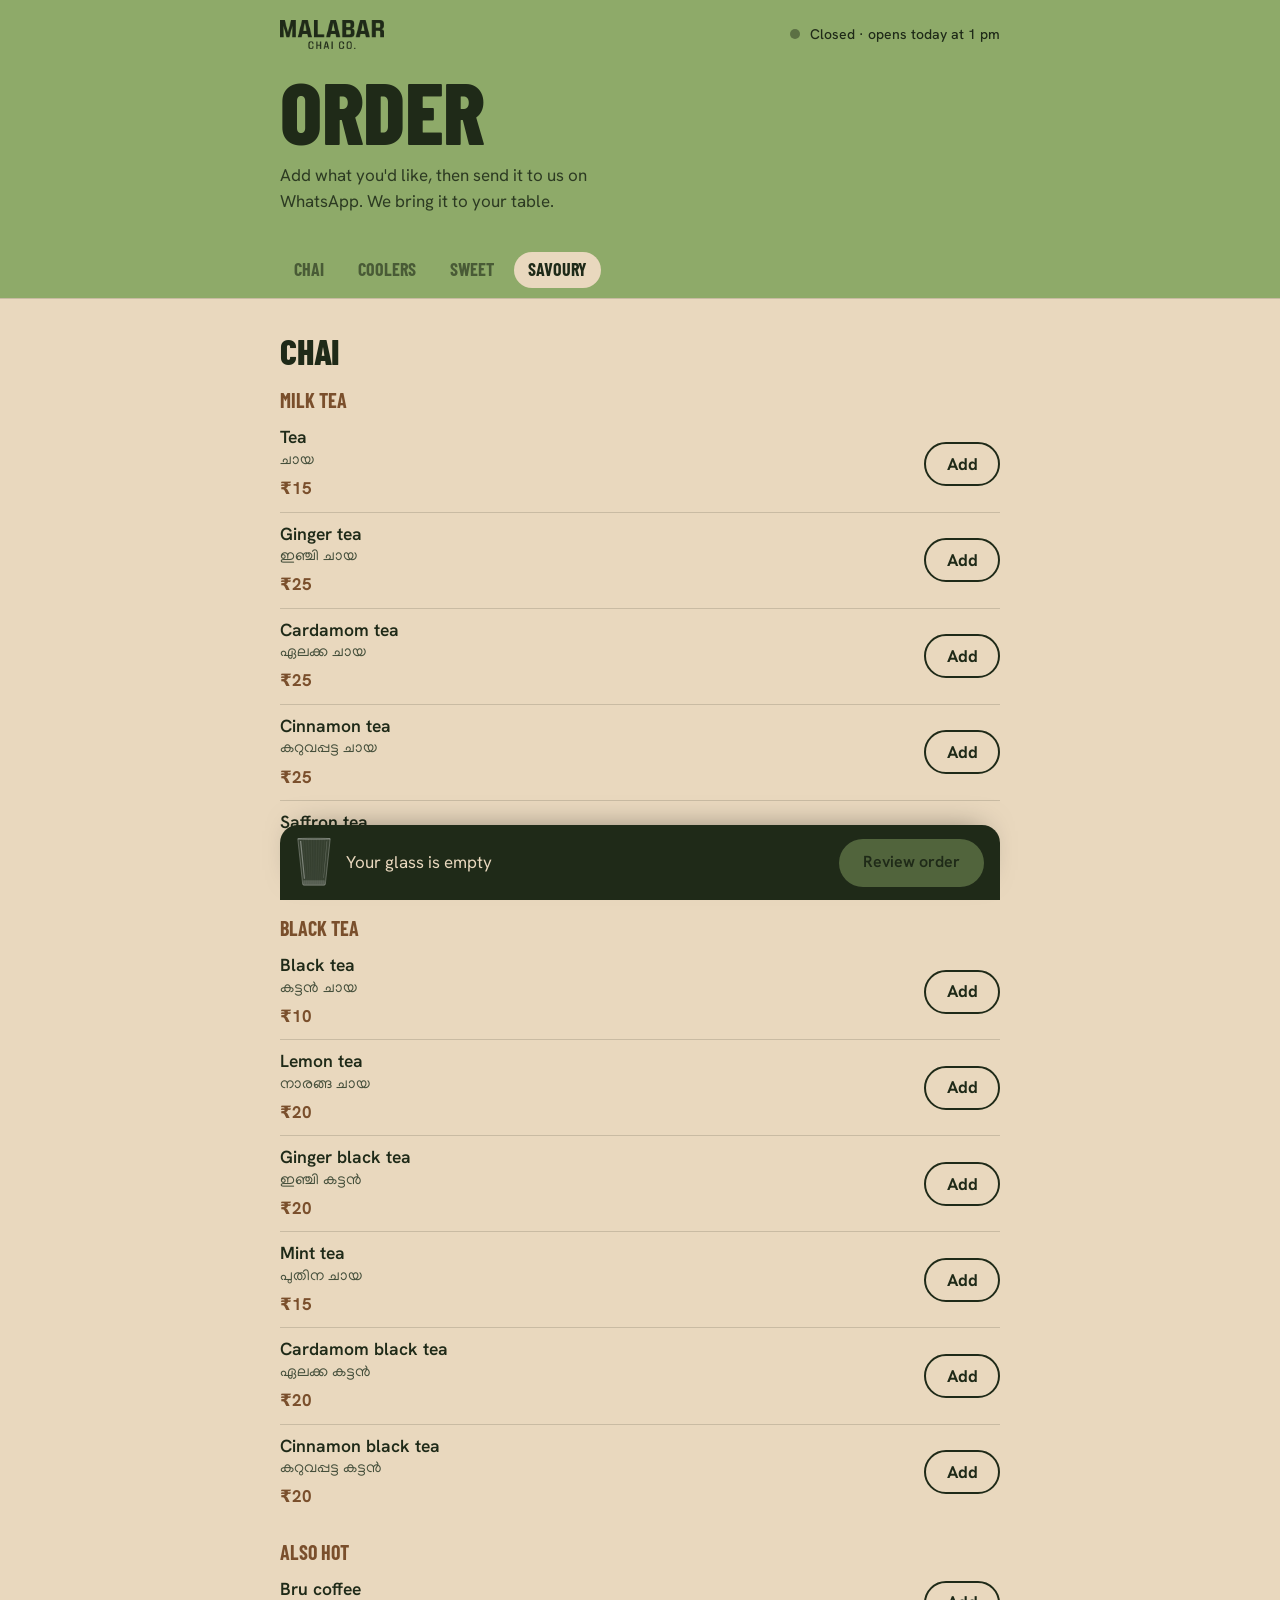
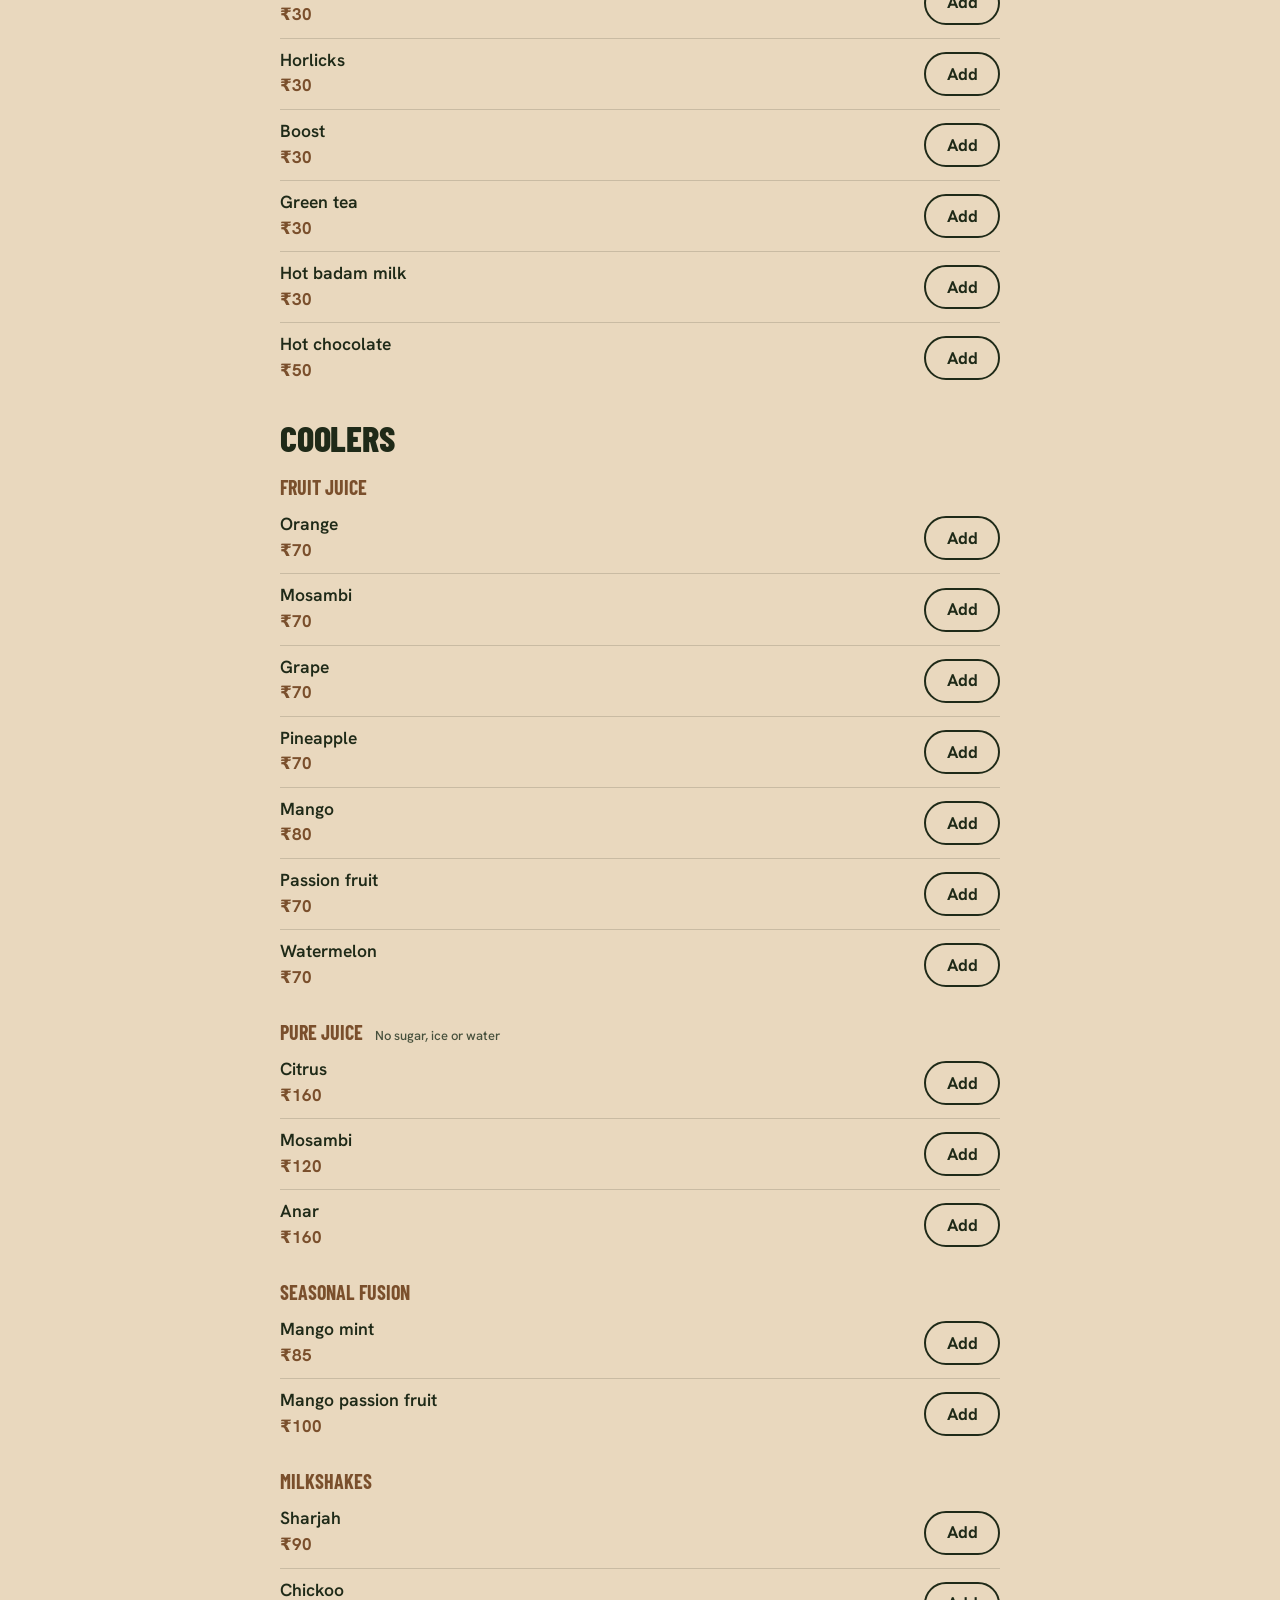
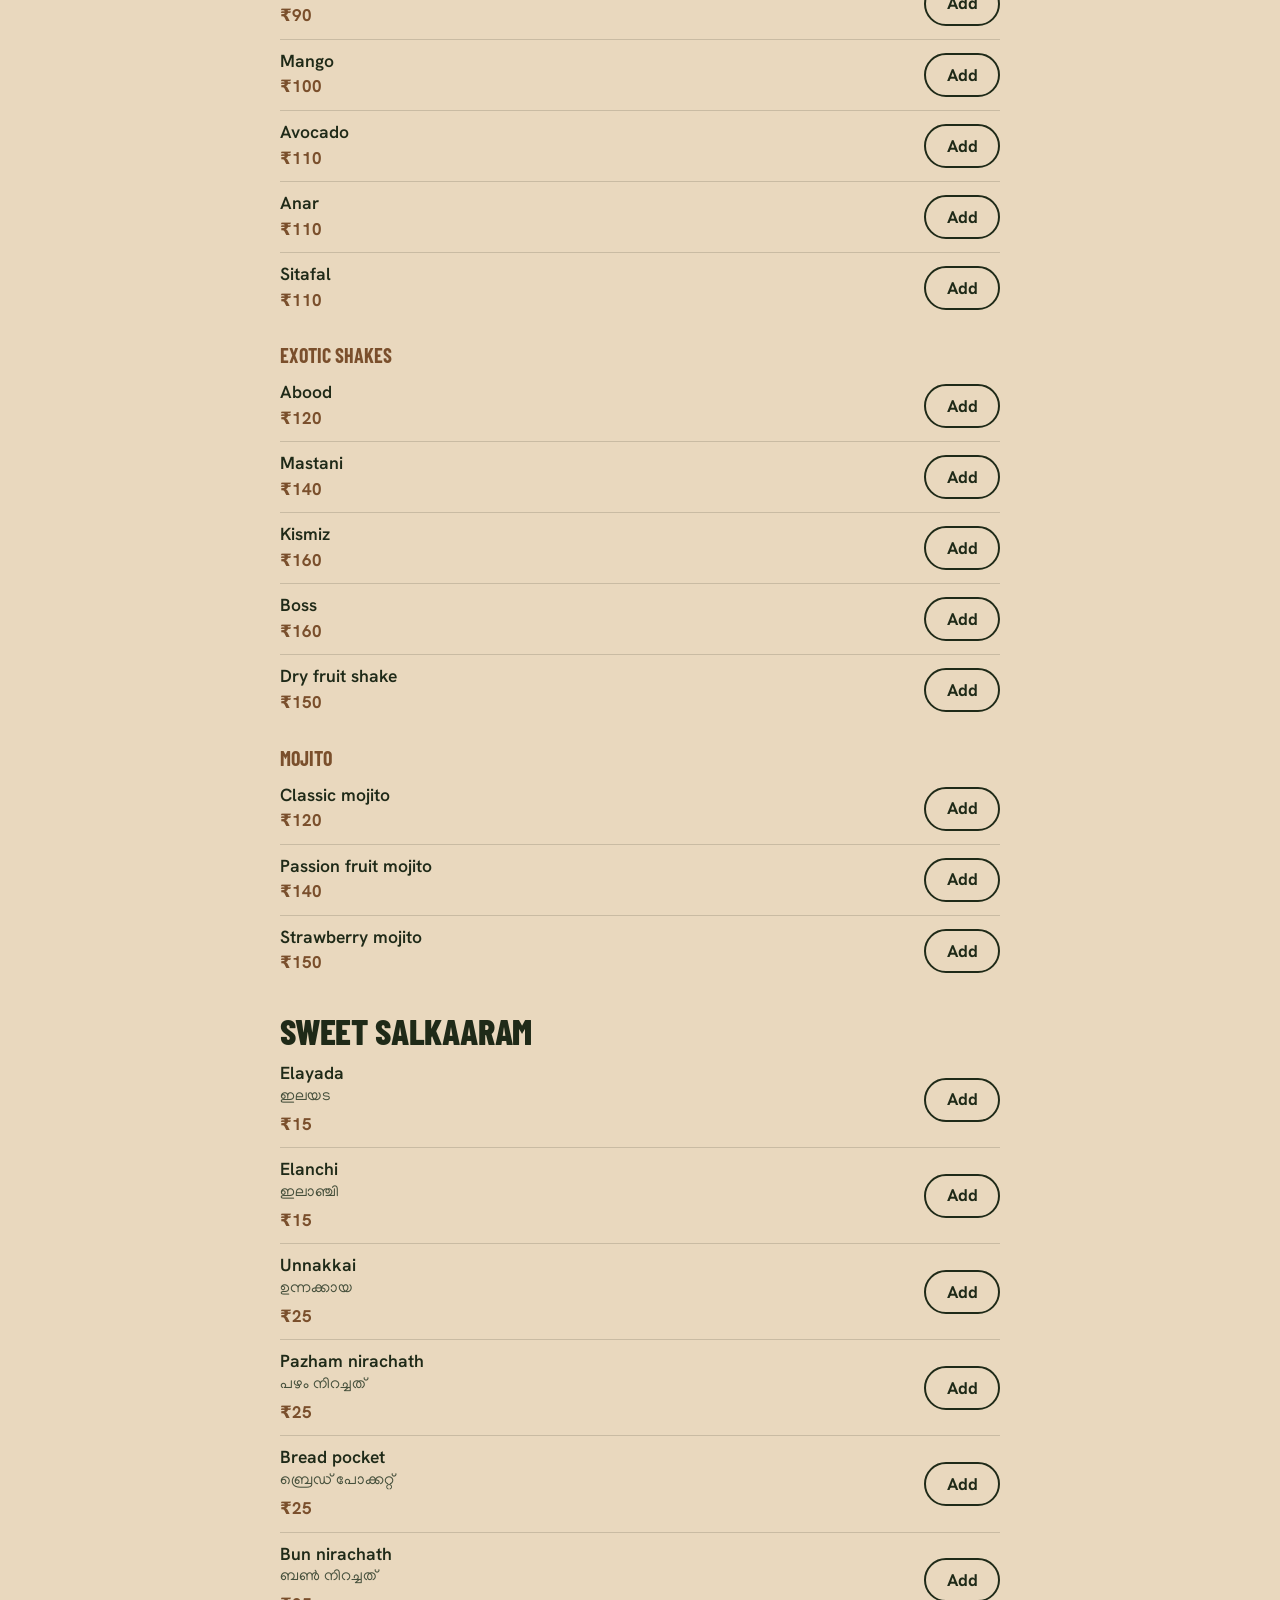
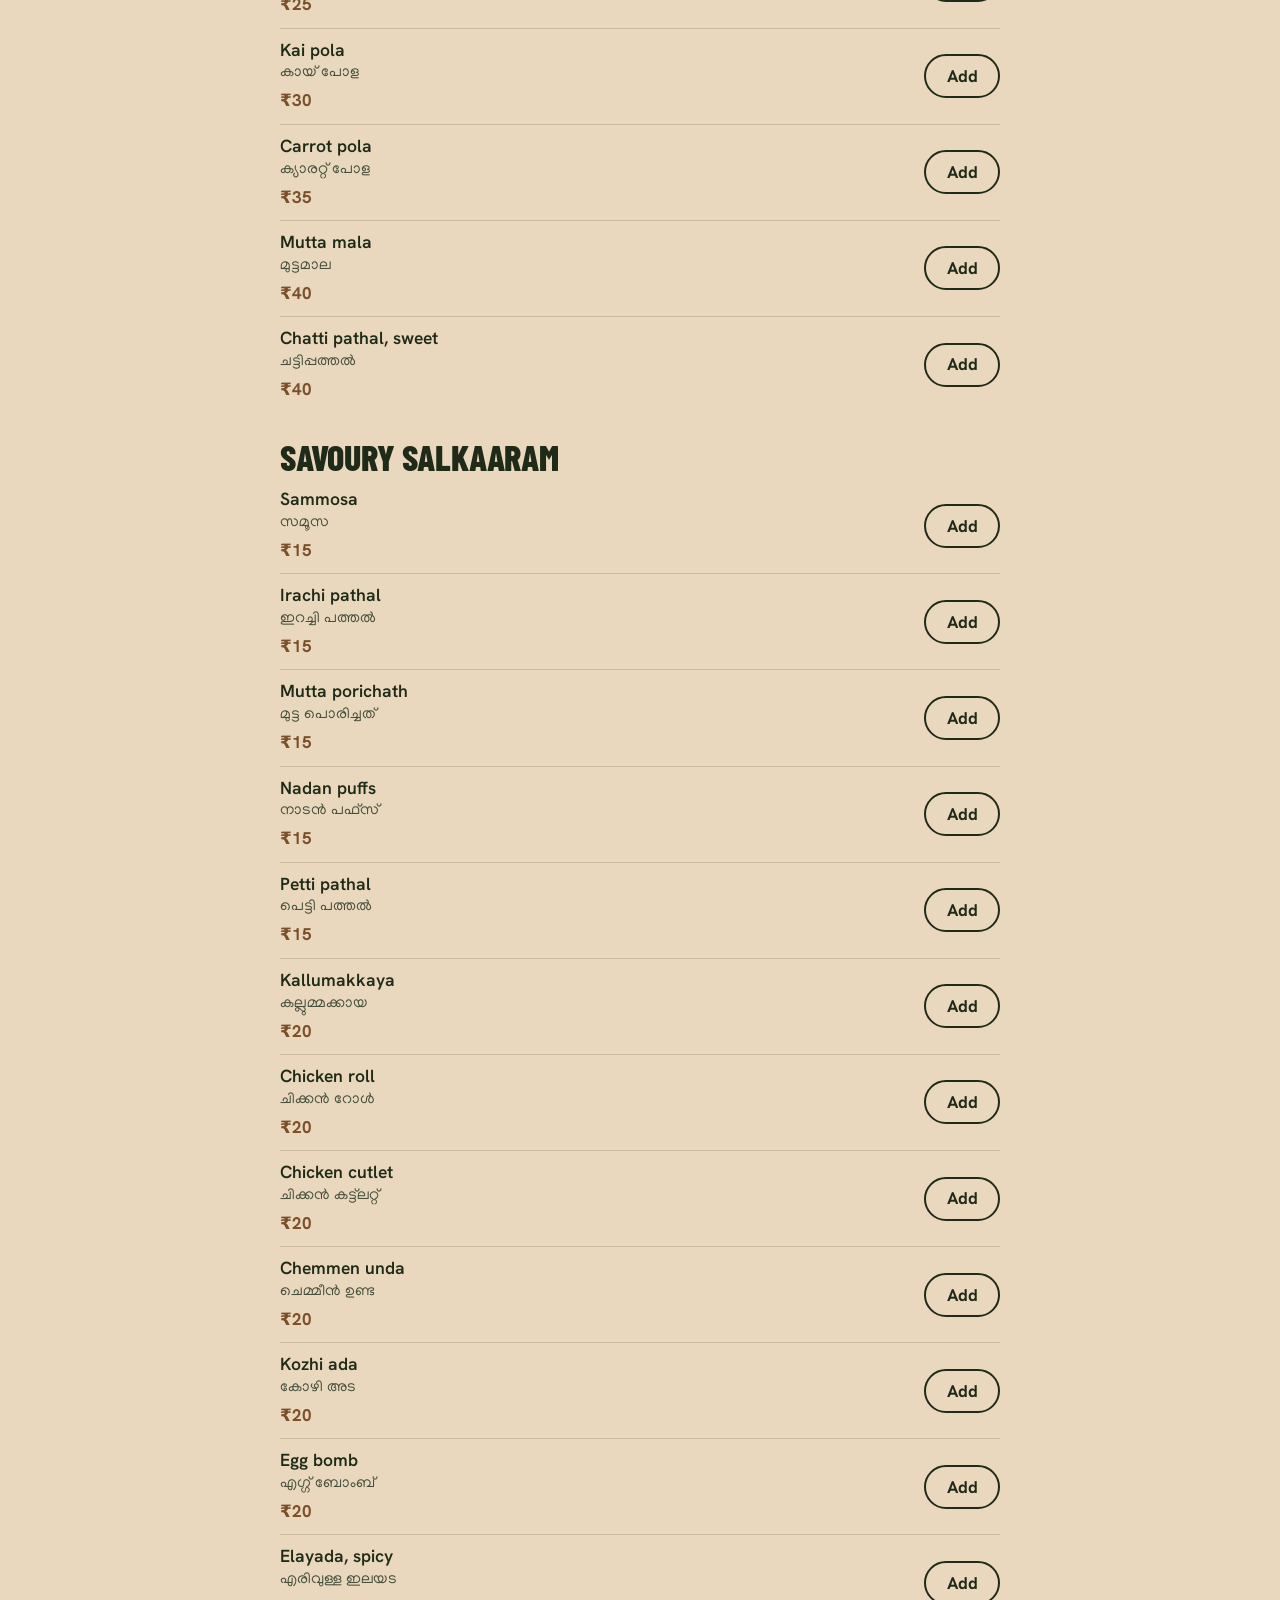
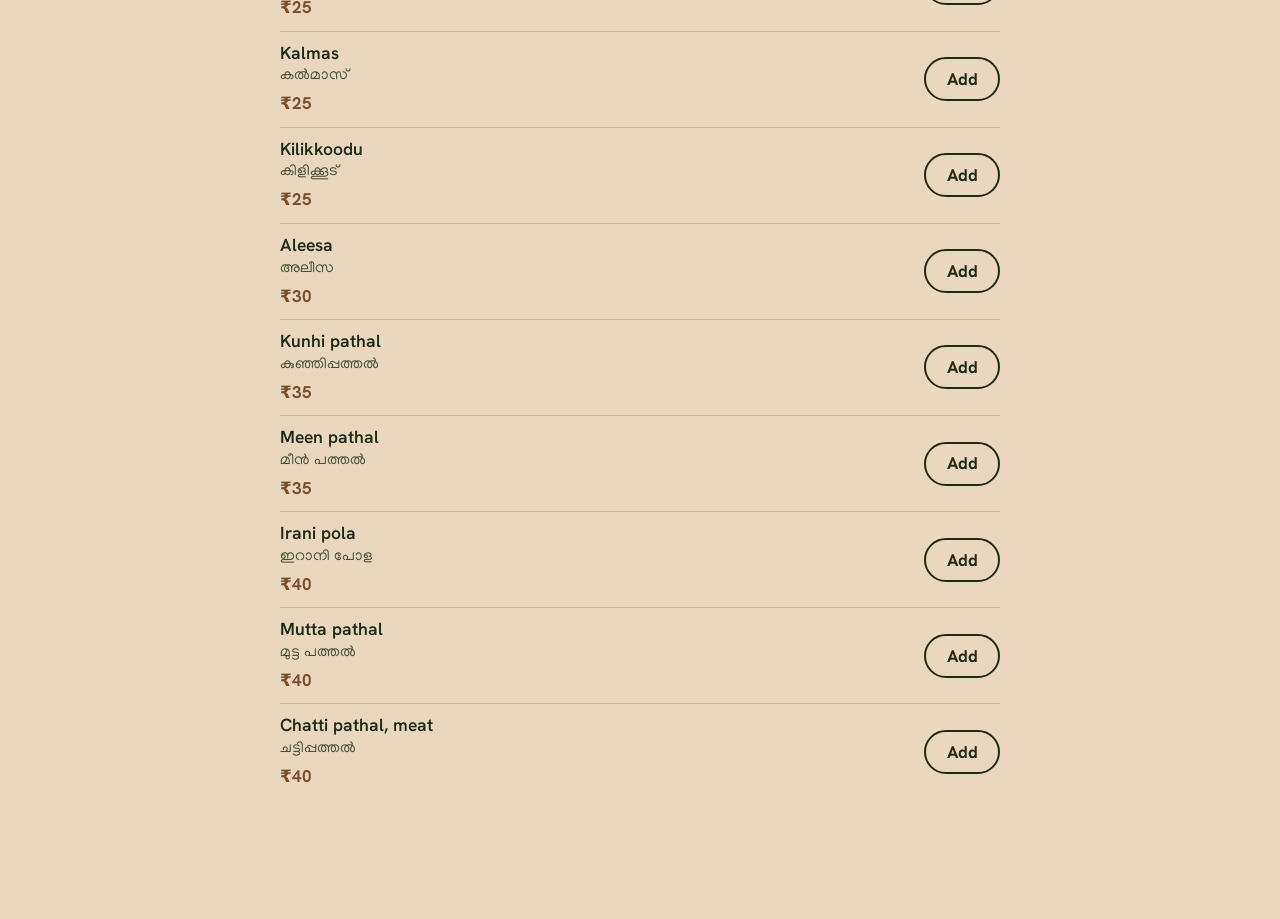
<file: order/index.html>
<!doctype html>
<html lang="en">
<head>
  <meta charset="utf-8">
  <meta name="viewport" content="width=device-width, initial-scale=1, viewport-fit=cover">
  <title>Order at your table · Malabar Chai Co.</title>
  <meta name="description" content="Order chai and Malabar snacks from your table at Malabar Chai Co., Vadakara. Sent straight to us on WhatsApp.">
  <meta name="robots" content="noindex">
  <meta name="theme-color" content="#8EAA69" media="(prefers-color-scheme: light)">
  <meta name="theme-color" content="#2A1B10" media="(prefers-color-scheme: dark)">
  <link rel="icon" href="../favicon.ico" sizes="any">
  <link rel="preconnect" href="https://fonts.googleapis.com">
  <link rel="preconnect" href="https://fonts.gstatic.com" crossorigin>
  <link rel="stylesheet" href="https://fonts.googleapis.com/css2?family=Barlow+Condensed:wght@700;800&family=Hanken+Grotesk:wght@400;500;600;700&family=Manjari:wght@400;700&display=swap">
  <link rel="stylesheet" href="../styles.css">
  <link rel="stylesheet" href="order.css">
  <script type="module" src="order.js"></script>
</head>
<body class="order-page">
  <header class="o-head">
    <div class="o-head-row">
      <a class="top-logo" href="../"><span class="visually-hidden">Malabar Chai Co. home</span></a>
      <p class="status" data-status><span class="status-dot"></span><span class="status-text">&nbsp;</span></p>
    </div>
    <h1 class="o-table" data-table>Order</h1>
    <p class="o-lede">Add what you'd like, then send it to us on WhatsApp. We bring it to your table.</p>
  </header>

  <nav class="o-tabs" aria-label="Menu categories"><ul data-tabs></ul></nav>

  <main class="o-list" data-list></main>

  <div class="o-bar" data-bar>
    <span class="o-bar-glass" data-glass="bar" aria-hidden="true"></span>
    <span class="o-bar-sum" data-bar-sum aria-live="polite">Your glass is empty</span>
    <button class="btn btn-primary" type="button" data-review disabled>Review order</button>
  </div>

  <dialog class="sheet" id="cart" aria-labelledby="cart-title">
    <div class="sheet-head">
      <span class="sheet-grip" aria-hidden="true"></span>
      <h2 id="cart-title">Your order</h2>
      <button class="sheet-close" type="button" data-close aria-label="Close">
        <svg viewBox="0 0 24 24" aria-hidden="true"><use href="#i-x"/></svg>
      </button>
    </div>
    <div class="sheet-body">
      <p class="o-closed" data-closed hidden></p>
      <ul class="o-cart" data-cart></ul>
      <label class="o-note">
        <span>Anything we should know?</span>
        <textarea data-note rows="2" maxlength="300" placeholder="Less sugar, no onion, bring it together…"></textarea>
      </label>
      <p class="o-total"><span>Total</span><span data-total>₹0</span></p>
    </div>
    <div class="sheet-foot">
      <a class="btn btn-primary btn-block" data-send href="#" target="_blank" rel="noopener">
        <svg viewBox="0 0 24 24" aria-hidden="true"><use href="#i-wa"/></svg>Send order on WhatsApp
      </a>
      <p class="o-send-note">WhatsApp opens with your order filled in. Press send there.</p>
    </div>
  </dialog>

  <svg width="0" height="0" style="position:absolute" aria-hidden="true">
    <symbol id="i-wa" viewBox="0 0 24 24"><path fill="currentColor" d="M12 2a10 10 0 0 0-8.6 15.1L2 22l5-1.3A10 10 0 1 0 12 2Zm0 18.2a8.2 8.2 0 0 1-4.2-1.2l-.3-.2-3 .8.8-2.9-.2-.3A8.2 8.2 0 1 1 12 20.2Zm4.5-6.1c-.2-.1-1.5-.7-1.7-.8-.2-.1-.4-.1-.6.1l-.8 1c-.1.2-.3.2-.5.1a6.7 6.7 0 0 1-3.3-2.9c-.3-.4.2-.4.7-1.3.1-.2 0-.3 0-.4l-.8-1.8c-.2-.5-.4-.4-.6-.4h-.5a1 1 0 0 0-.7.3 3 3 0 0 0-.9 2.2 5.2 5.2 0 0 0 1.1 2.7 11.8 11.8 0 0 0 4.5 4c1.7.7 2.3.8 3.2.6.5-.1 1.5-.6 1.7-1.2.2-.6.2-1.1.1-1.2l-.4-.3Z"/></symbol>
    <symbol id="i-x" viewBox="0 0 24 24"><path fill="none" stroke="currentColor" stroke-width="2" stroke-linecap="round" d="M6 6l12 12M18 6 6 18"/></symbol>
    <symbol id="i-minus" viewBox="0 0 24 24"><path fill="none" stroke="currentColor" stroke-width="2.2" stroke-linecap="round" d="M6 12h12"/></symbol>
    <symbol id="i-plus" viewBox="0 0 24 24"><path fill="none" stroke="currentColor" stroke-width="2.2" stroke-linecap="round" d="M6 12h12M12 6v12"/></symbol>
  </svg>
</body>
</html>
</file>
<file: styles.css>
/* Malabar Chai Co. — "the glass is the guide".
   Tokens from MALABAR-CHAI-PLAN.md section 1. */

:root {
  --sage: #8EAA69;
  --leaf: #1F2A18;
  --chai: #9C6B42;
  --froth: #E9D8BE;
  --roast: #2A1B10;
  --laterite: #A0432A;

  /* derived, for text that must pass contrast */
  --chai-ink: #7A4F2C;       /* chai as small text on froth, 5:1 */
  --leaf-soft: #46503C;      /* secondary text on froth and sage */
  --froth-soft: #CDBFA6;     /* secondary text on roast */
  --roast-2: #3A281A;        /* raised surface in dark mode */
  --leaf-deep: #172012;      /* the pull section */

  --display: "Barlow Condensed", "Arial Narrow", sans-serif;
  --body: "Hanken Grotesk", system-ui, sans-serif;
  --ml: "Manjari", "Noto Sans Malayalam", sans-serif;

  --gutter: clamp(16px, 4.5vw, 72px);
  --radius: 14px;
  --ease: cubic-bezier(.2, .7, .2, 1);

  /* page-level semantic roles, swapped in dark mode */
  --page-bg: var(--froth);
  --hero-bg: var(--sage);
  --hero-fg: var(--leaf);
  --hero-soft: #2C3A22;
  --panel-bg: var(--froth);
  --panel-fg: var(--leaf);
  --panel-soft: var(--leaf-soft);
  --price: var(--chai-ink);
  --rule: rgba(31, 42, 24, .16);
  --btn-bg: var(--leaf);
  --btn-fg: var(--froth);
  --btn2-bg: var(--froth);
  --btn2-fg: var(--leaf);
  --glass-line: rgba(255, 255, 255, .62);
  --glass-fill: rgba(255, 255, 255, .10);
  --visit-bg: var(--roast);

  color-scheme: light;
}

@media (prefers-color-scheme: dark) {
  :root:not([data-theme="light"]) {
    --page-bg: var(--roast);
    --hero-bg: var(--roast);
    --hero-fg: var(--froth);
    --hero-soft: var(--froth-soft);
    --panel-bg: var(--roast-2);
    --panel-fg: var(--froth);
    --panel-soft: var(--froth-soft);
    --price: #D9AE80;
    --rule: rgba(233, 216, 190, .14);
    --btn-bg: var(--sage);
    --btn-fg: var(--leaf);
    --btn2-bg: transparent;
    --btn2-fg: var(--froth);
    --glass-line: rgba(255, 255, 255, .5);
    --glass-fill: rgba(255, 255, 255, .06);
    --visit-bg: #1C1209;
    color-scheme: dark;
  }
}
:root[data-theme="dark"] {
  --page-bg: var(--roast);
  --hero-bg: var(--roast);
  --hero-fg: var(--froth);
  --hero-soft: var(--froth-soft);
  --panel-bg: var(--roast-2);
  --panel-fg: var(--froth);
  --panel-soft: var(--froth-soft);
  --price: #D9AE80;
  --rule: rgba(233, 216, 190, .14);
  --btn-bg: var(--sage);
  --btn-fg: var(--leaf);
  --btn2-bg: transparent;
  --btn2-fg: var(--froth);
  --glass-line: rgba(255, 255, 255, .5);
  --glass-fill: rgba(255, 255, 255, .06);
  --visit-bg: #1C1209;
  color-scheme: dark;
}

/* ---------- base ---------- */

*, *::before, *::after { box-sizing: border-box; }
html { -webkit-text-size-adjust: 100%; scroll-behavior: smooth; }
@media (prefers-reduced-motion: reduce) { html { scroll-behavior: auto; } }
body {
  margin: 0;
  background: var(--page-bg);
  color: var(--panel-fg);
  font: 400 1.0625rem/1.55 var(--body);
  -webkit-font-smoothing: antialiased;
  overflow-x: clip;
}
img, svg { display: block; max-width: 100%; }
img { height: auto; }
a { color: inherit; }
h1, h2, h3, h4 { margin: 0; font-weight: inherit; }
p { margin: 0; }
ul, ol { margin: 0; padding: 0; list-style: none; }
button { font: inherit; color: inherit; }
[lang="ml"], .ml { font-family: var(--ml); }
:focus-visible { outline: 3px solid var(--laterite); outline-offset: 3px; border-radius: 4px; }

.skip {
  position: absolute; left: 12px; top: -60px; z-index: 50;
  padding: 10px 14px; border-radius: 8px;
  background: var(--leaf); color: var(--froth); text-decoration: none;
}
.skip:focus { top: 12px; }

h1, h2 {
  font-family: var(--display);
  font-weight: 800;
  text-transform: uppercase;
  line-height: .9;
  letter-spacing: -.005em;
  text-wrap: balance;
}
h2 { font-size: clamp(2.6rem, 1.6rem + 4vw, 5.25rem); }

/* ---------- buttons ---------- */

.actions { display: flex; flex-wrap: wrap; gap: 12px; }
.btn {
  display: inline-flex; align-items: center; justify-content: center; gap: 10px;
  min-height: 52px; padding: 0 22px;
  border-radius: 999px; border: 2px solid transparent;
  font-weight: 600; font-size: 1rem; text-decoration: none; white-space: nowrap;
  transition: transform .2s var(--ease), background-color .2s, color .2s;
}
.btn svg { width: 20px; height: 20px; flex: none; }
.btn:active { transform: scale(.97); }
.btn-primary { background: var(--btn-bg); color: var(--btn-fg); }
.btn-secondary { background: var(--btn2-bg); color: var(--btn2-fg); border-color: currentColor; }
.btn-block { width: 100%; }
@media (hover: hover) {
  .btn-primary:hover { background: var(--chai); color: #fff; }
  .btn-secondary:hover { background: var(--btn2-fg); color: var(--hero-bg); border-color: var(--btn2-fg); }
}

/* ---------- open-now status ---------- */

.status {
  display: inline-flex; align-items: center; gap: 10px;
  font-weight: 500; font-size: .9375rem;
}
.status-dot {
  width: 10px; height: 10px; border-radius: 50%;
  background: currentColor; opacity: .45; flex: none;
}
.status.is-open .status-dot { background: var(--laterite); opacity: 1; box-shadow: 0 0 0 4px rgba(160, 67, 42, .22); }
.status--big { font-size: 1.125rem; }

/* ---------- header ---------- */

.top {
  position: absolute; inset: 0 0 auto 0; z-index: 10;
  display: flex; align-items: center; justify-content: space-between;
  padding: 18px var(--gutter);
  color: var(--hero-fg);
}
.top-logo {
  display: block; width: clamp(96px, 9vw, 124px); aspect-ratio: 2400 / 668;
  background: currentColor;
  -webkit-mask: url(assets/brand/wordmark-white.png) center / contain no-repeat;
  mask: url(assets/brand/wordmark-white.png) center / contain no-repeat;
}
.visually-hidden {
  position: absolute; width: 1px; height: 1px; overflow: hidden;
  clip-path: inset(50%); white-space: nowrap;
}
.top-nav { display: flex; align-items: center; gap: clamp(14px, 2.4vw, 32px); font-weight: 600; }
.top-nav a { text-decoration: none; padding: 8px 0; }
.top-nav a:not(.top-wa) { background: linear-gradient(currentColor, currentColor) 0 100% / 0 2px no-repeat; transition: background-size .25s var(--ease); }
.top-nav a:not(.top-wa):hover { background-size: 100% 2px; }
.top-wa {
  display: inline-flex; align-items: center; gap: 8px;
  padding: 10px 16px !important; border-radius: 999px;
  background: var(--btn-bg); color: var(--btn-fg);
}
.top-wa svg { width: 18px; height: 18px; }
@media (max-width: 520px) {
  .top-nav a[href="#stories"] { display: none; }
  .top-wa span { display: none; }
  .top-wa { padding: 10px !important; }
}

/* ---------- glass ---------- */

.glass { position: relative; width: 100%; }
.glass svg { width: 100%; height: auto; overflow: visible; }
.glass-body { fill: var(--glass-fill); }
.glass-edge { fill: none; stroke: var(--glass-line); stroke-width: 2; stroke-linejoin: round; }
.glass-rim { fill: none; stroke: var(--glass-line); stroke-width: 1.6; }
.glass-base { fill: rgba(255, 255, 255, .16); }
.glass-rib { fill: none; stroke: rgba(255, 255, 255, .2); stroke-width: 1.3; }
.glass-rib-dark { fill: none; stroke: rgba(0, 0, 0, .07); stroke-width: 2; }
.glass-shine { fill: rgba(255, 255, 255, .34); }
.glass-shine--thin { fill: rgba(255, 255, 255, .22); }
.glass-shadow { fill: rgba(20, 28, 14, .35); }
.glass-mark { opacity: .85; }
.glass-mark--light { opacity: .5; }
.glass-steam path {
  fill: none; stroke: #fff; stroke-width: 4; stroke-linecap: round;
  opacity: 0; filter: blur(2.5px);
  animation: steam 5.5s ease-in-out infinite;
}
.glass-steam path:nth-child(2) { animation-delay: 1.8s; }
.glass-steam path:nth-child(3) { animation-delay: 3.4s; }
@keyframes steam {
  0% { opacity: 0; transform: translateY(14px) scaleY(.8); }
  35% { opacity: .42; }
  100% { opacity: 0; transform: translateY(-26px) scaleY(1.1); }
}

/* ---------- hero ---------- */

.hero {
  position: relative;
  min-height: min(100svh, 980px);
  display: grid;
  grid-template-columns: minmax(0, 1.15fr) minmax(0, .85fr);
  align-items: center;
  gap: clamp(24px, 4vw, 64px);
  padding: 110px var(--gutter) 64px;
  background: var(--hero-bg);
  color: var(--hero-fg);
}
.hero-copy { display: grid; gap: 26px; justify-items: start; }
.hero h1 { font-size: clamp(3.4rem, 1.4rem + 6.8vw, 8.75rem); max-width: 11ch; }
.hero-sub { max-width: 38ch; font-size: clamp(1.0625rem, 1rem + .35vw, 1.3125rem); color: var(--hero-soft); }
.hero .actions { margin-top: 6px; }
.hero-glass { width: min(100%, 400px); justify-self: center; }
.hero-glass .glass { animation: bob 7s ease-in-out infinite; }
@keyframes bob { 50% { transform: translateY(-12px) rotate(.6deg); } }

@media (max-width: 767px) {
  .hero {
    grid-template-columns: 1fr;
    align-content: start;
    min-height: auto;
    padding-top: 92px;
    padding-bottom: 48px;
    gap: 20px;
  }
  .hero-glass { order: -1; width: min(34vw, 150px); justify-self: start; margin-left: 4px; }
  .hero h1 { font-size: clamp(2.9rem, 13.5vw, 4.25rem); }
  .hero-copy { gap: 20px; }
  .hero .actions { width: 100%; }
  .hero .btn { flex: 1 1 auto; }
}

/* ---------- the pull ---------- */

.pull {
  position: relative;
  background: var(--leaf-deep);
  color: var(--froth);
  --glass-line: rgba(255, 255, 255, .5);
  --glass-fill: rgba(255, 255, 255, .05);
}
.pull-stage {
  display: grid;
  grid-template-columns: minmax(0, 1fr) minmax(0, .8fr);
  align-items: center;
  gap: clamp(24px, 5vw, 80px);
  padding: 96px var(--gutter);
  min-height: 100svh;
}
.motion .pull { height: 260vh; }
.motion .pull-stage { position: sticky; top: 0; height: 100svh; min-height: 0; padding-block: 64px; }
.pull-copy { display: grid; gap: 22px; max-width: 560px; }
.pull .lede { font-size: clamp(1.125rem, 1rem + .6vw, 1.5rem); color: var(--froth-soft); }
.steps { display: grid; gap: 4px; margin-top: 12px; counter-reset: step; }
.steps li {
  display: grid; grid-template-columns: 56px 1fr; column-gap: 12px;
  padding: 18px 0; border-top: 1px solid rgba(233, 216, 190, .16);
  transition: opacity .4s var(--ease);
}
.steps li::before {
  counter-increment: step; content: "0" counter(step);
  grid-row: span 2;
  font: 800 2.25rem/1 var(--display); color: var(--sage);
}
.steps h3 { font: 700 1.625rem/1.1 var(--display); text-transform: uppercase; }
.steps p { color: var(--froth-soft); max-width: 42ch; }
.motion .steps li { opacity: .32; }
.motion .steps li.is-on { opacity: 1; }
.pull-glass { position: relative; width: min(100%, 330px); justify-self: center; padding-top: 18vh; }
.stream {
  position: absolute; left: 50%; top: 0;
  width: 7px; height: calc(18vh + 40%);
  margin-left: -3.5px; border-radius: 4px;
  background: linear-gradient(90deg, #8A5A34, #C79766 45%, #A9764A);
  transform-origin: 50% 0; transform: scaleY(0);
  opacity: 0; pointer-events: none;
}
@media (max-width: 767px) {
  .pull-stage { grid-template-columns: 1fr; gap: 12px; padding-block: 72px; }
  .motion .pull-stage { padding-block: 56px 24px; align-content: center; }
  .pull-glass { order: -1; width: 128px; padding-top: 72px; }
  .stream { height: calc(72px + 40%); width: 5px; margin-left: -2.5px; }
  .steps li { padding: 12px 0; grid-template-columns: 44px 1fr; }
  .steps li::before { font-size: 1.75rem; }
  .steps h3 { font-size: 1.375rem; }
  .steps p { font-size: .9688rem; }
  .pull .lede { font-size: 1.0625rem; }
  .pull-copy { gap: 12px; }
}

/* ---------- menu ---------- */

.menu {
  background: var(--hero-bg);
  color: var(--hero-fg);
  padding: clamp(72px, 10vw, 128px) var(--gutter);
}
.menu-head { display: flex; flex-wrap: wrap; align-items: end; justify-content: space-between; gap: 12px 32px; margin-bottom: clamp(28px, 4vw, 48px); }
.menu-note { max-width: 40ch; color: var(--hero-soft); font-size: .9375rem; }
.menu-grid {
  display: grid;
  grid-template-columns: 170px minmax(0, 700px) minmax(200px, 1fr);
  gap: clamp(20px, 3vw, 48px);
  align-items: start;
}
.menu-rail { position: sticky; top: 24px; }
.tabs { display: grid; gap: 2px; }
.tab {
  display: flex; align-items: baseline; justify-content: space-between; gap: 8px;
  padding: 10px 14px; border-radius: 10px;
  font: 700 1.375rem/1.1 var(--display); text-transform: uppercase; text-decoration: none;
  color: inherit; opacity: .62;
  transition: opacity .2s, background-color .2s;
}
.tab small { font: 500 .8125rem var(--body); opacity: .8; font-variant-numeric: tabular-nums; }
.tab:hover { opacity: 1; }
.tab[aria-current="true"] { opacity: 1; background: var(--panel-bg); color: var(--panel-fg); }
.rail-glass { display: none; padding: 0; border: 0; background: none; cursor: pointer; }

.menu-list {
  background: var(--panel-bg);
  color: var(--panel-fg);
  border-radius: calc(var(--radius) + 6px);
  padding: clamp(20px, 3.5vw, 44px);
}
.group + .group { margin-top: 56px; padding-top: 44px; border-top: 2px solid var(--rule); }
.group { scroll-margin-top: 20px; }
.group-head { margin-bottom: 18px; }
.group-title { font: 800 clamp(2.25rem, 1.8rem + 1.6vw, 3.25rem)/.95 var(--display); text-transform: uppercase; }
.group-blurb { margin-top: 8px; color: var(--panel-soft); max-width: 46ch; }
.section-title {
  display: flex; align-items: baseline; gap: 12px;
  margin: 30px 0 4px;
  font: 700 1.25rem/1.2 var(--display); text-transform: uppercase; color: var(--price);
}
.section-title small { font: 500 .8125rem var(--body); text-transform: none; color: var(--panel-soft); }
.items { display: grid; }
.item {
  display: grid;
  grid-template-columns: minmax(0, 1fr) auto;
  column-gap: 16px;
  align-items: baseline;
  padding: 14px 0;
  border-bottom: 1px solid var(--rule);
}
.item:last-child { border-bottom: 0; }
.item-name { font-weight: 600; font-size: 1.0938rem; line-height: 1.3; }
.item-ml { display: inline-block; margin-left: 10px; font-size: .9688rem; color: var(--panel-soft); }
.item-desc { grid-column: 1; margin-top: 3px; font-size: .9063rem; color: var(--panel-soft); }
.item-price {
  grid-row: 1; grid-column: 2;
  font-weight: 700; font-size: 1.125rem; color: var(--price);
  font-variant-numeric: tabular-nums lining-nums;
}
.item-tag {
  display: inline-block; margin-left: 8px; padding: 1px 8px; border-radius: 999px;
  font: 600 .75rem/1.6 var(--body); vertical-align: 2px;
  background: var(--sage); color: var(--leaf);
}
.preorder {
  display: grid; gap: 18px; justify-items: start;
  padding: 24px; border-radius: var(--radius);
  background: var(--sage); color: var(--leaf);
  --btn-bg: var(--leaf); --btn-fg: var(--froth);
}
.preorder p { max-width: 50ch; font-size: 1.0625rem; }

.menu-glass { position: sticky; top: 12vh; justify-self: center; width: 100%; max-width: 280px; }
.menu-glass-inner { display: grid; gap: 18px; justify-items: center; }
.menu-glass-label {
  font: 700 1.25rem/1.1 var(--display); text-transform: uppercase; text-align: center;
  min-height: 1.2em;
}
.menu-glass-label small { display: block; font: 500 .8125rem var(--body); text-transform: none; opacity: .75; margin-top: 4px; }

/* tablet: glass moves into the rail */
@media (min-width: 768px) and (max-width: 1099px) {
  .menu-grid { grid-template-columns: 150px minmax(0, 1fr); }
  .menu-glass { display: none; }
  .rail-glass { display: block; width: 120px; margin: 28px auto 0; }
}

/* phone: sticky tab bar, glass becomes the floating button */
@media (max-width: 767px) {
  .menu { padding-inline: 0; }
  .menu-head { padding-inline: 16px; }
  .menu-grid { display: block; }
  .menu-rail {
    position: sticky; top: 0; z-index: 5;
    margin-bottom: 12px; padding: 10px 16px;
    background: var(--hero-bg);
  }
  .menu-rail { display: flex; align-items: center; gap: 10px; }
  .rail-glass {
    display: block; flex: none; width: 44px; height: 44px; margin: 0;
    padding: 5px 10px 7px; border-radius: 12px; background: var(--leaf);
    --glass-line: rgba(255, 255, 255, .8);
  }
  .rail-glass .glass-shadow, .rail-glass .glass-mark { display: none; }
  .tabs { flex: 1; min-width: 0; display: flex; gap: 6px; overflow-x: auto; scrollbar-width: none; scroll-snap-type: x proximity; }
  .tabs::-webkit-scrollbar { display: none; }
  .tabs li { flex: none; scroll-snap-align: start; }
  .tab { padding: 8px 14px; font-size: 1.125rem; border-radius: 999px; }
  .tab small { display: none; }
  .menu-glass { display: none; }
  .menu-list { border-radius: 20px; margin-inline: 10px; padding: 22px 16px; }
  .group { scroll-margin-top: 72px; }
  .item-ml { display: block; margin: 2px 0 0; }
}

/* ---------- floating glass button (phones) ---------- */

.fab {
  position: fixed; right: 16px; bottom: calc(16px + env(safe-area-inset-bottom)); z-index: 30;
  width: 56px; height: 56px; padding: 9px 13px 11px;
  border: 0; border-radius: 50%;
  background: var(--leaf); cursor: pointer;
  box-shadow: 0 10px 24px -8px rgba(20, 20, 10, .55), 0 0 0 2px rgba(233, 216, 190, .35);
  opacity: 0; transform: translateY(20px) scale(.8); pointer-events: none;
  transition: opacity .3s var(--ease), transform .3s var(--ease);
  --glass-line: rgba(255, 255, 255, .8);
}
.fab .glass-shadow, .fab .glass-rib-dark { display: none; }
.fab.is-shown { opacity: 1; transform: none; pointer-events: auto; }
@media (min-width: 768px) { .fab { display: none; } }

/* ---------- sheets ---------- */

.sheet {
  width: min(100%, 560px); max-width: 100%; max-height: min(88svh, 820px);
  margin: auto auto 0; padding: 0;
  border: 0; border-radius: 22px 22px 0 0;
  background: var(--panel-bg); color: var(--panel-fg);
  display: none; flex-direction: column;
  box-shadow: 0 -20px 60px -20px rgba(0, 0, 0, .45);
  transform: translateY(0);
  transition: transform .35s var(--ease), display .35s allow-discrete, overlay .35s allow-discrete;
}
.sheet[open] { display: flex; }
@starting-style { .sheet[open] { transform: translateY(100%); } }
.sheet::backdrop { background: rgba(20, 16, 10, .5); }
@media (min-width: 768px) {
  .sheet { margin: auto; border-radius: 22px; max-height: min(86vh, 820px); }
  .sheet-grip { display: none; }
  @starting-style { .sheet[open] { transform: translateY(40px); } }
}
.sheet-head, .sheet-chips, .sheet-foot { flex: none; }
.sheet-body { flex: 1; min-height: 0; }
.sheet-head { position: relative; display: flex; align-items: center; justify-content: space-between; padding: 22px 20px 8px; }
.sheet-head h2 { font-size: 2.25rem; }
.sheet-grip { position: absolute; left: 50%; top: 8px; width: 40px; height: 4px; margin-left: -20px; border-radius: 2px; background: var(--rule); }
.sheet-close {
  width: 44px; height: 44px; margin-left: auto; border: 0; border-radius: 50%;
  display: grid; place-items: center; background: var(--rule); cursor: pointer;
}
.sheet-close svg { width: 20px; height: 20px; }
.sheet-chips { display: flex; gap: 6px; overflow-x: auto; padding: 6px 20px 12px; scrollbar-width: none; }
.sheet-chips button {
  flex: none; padding: 8px 14px; border-radius: 999px; border: 1.5px solid var(--rule);
  background: none; font-weight: 600; font-size: .9375rem; cursor: pointer;
}
.sheet-chips button[aria-current="true"] { background: var(--panel-fg); color: var(--panel-bg); border-color: var(--panel-fg); }
.sheet-body { overflow-y: auto; padding: 0 20px 20px; overscroll-behavior: contain; }
.sheet-foot { padding: 12px 20px calc(16px + env(safe-area-inset-bottom)); border-top: 1px solid var(--rule); }
.sheet-group { scroll-margin-top: 8px; }
.sheet-group h3 { margin: 18px 0 4px; font: 800 1.5rem/1 var(--display); text-transform: uppercase; }
.sheet-row { display: flex; justify-content: space-between; gap: 12px; padding: 9px 0; border-bottom: 1px solid var(--rule); }
.sheet-row span:last-child { font-weight: 700; color: var(--price); font-variant-numeric: tabular-nums; }
.sheet-note { color: var(--panel-soft); padding: 8px 0; }

.story-body { display: grid; gap: 16px; padding-top: 0; }
.story-body img { width: 100%; aspect-ratio: 16 / 10; object-fit: cover; border-radius: var(--radius); }
.story-body h2 { font-size: clamp(2.25rem, 1.8rem + 2vw, 3rem); }
.story-body p { max-width: 60ch; }

/* ---------- salkaaram ---------- */

.salkaaram {
  background: var(--page-bg);
  color: var(--panel-fg);
  padding: clamp(80px, 11vw, 150px) 0 clamp(64px, 8vw, 110px);
  overflow: hidden;
}
.salk-head {
  display: grid; grid-template-columns: minmax(0, .8fr) minmax(0, 1fr);
  gap: clamp(24px, 5vw, 80px); align-items: end;
  padding-inline: var(--gutter);
  margin-bottom: clamp(40px, 6vw, 72px);
}
.years { display: grid; }
.years-num {
  font: 800 clamp(8rem, 5rem + 14vw, 17rem)/.78 var(--display);
  color: var(--chai); letter-spacing: -.02em;
}
.years-label { font: 700 1.5rem/1.1 var(--display); text-transform: uppercase; margin-top: 12px; }
.salk-copy { display: grid; gap: 18px; }
.salk-copy h2 { font-size: clamp(2.4rem, 1.6rem + 3.2vw, 4.5rem); }
.salk-copy p { max-width: 52ch; color: var(--panel-soft); }
[data-salk-body] { display: grid; gap: 12px; }
.strip { padding-inline: var(--gutter); }
.strip-track { display: flex; gap: 18px; width: max-content; }
.strip-track li { width: clamp(180px, 17vw, 250px); flex: none; }
.strip-track img { width: 100%; aspect-ratio: 4 / 5; object-fit: cover; border-radius: var(--radius); background: #5b5a58; }
.strip-track figcaption { margin-top: 10px; font-weight: 600; }
.strip-price { margin-left: 8px; color: var(--price); font-variant-numeric: tabular-nums; }
.strip-track .strip-ml { display: block; font-family: var(--ml); font-weight: 400; font-size: .9063rem; color: var(--panel-soft); }
.strip:not(.is-driven) { overflow-x: auto; scroll-snap-type: x mandatory; scrollbar-width: thin; padding-bottom: 12px; }
.strip:not(.is-driven) li { scroll-snap-align: start; }
@media (max-width: 767px) {
  .salk-head { grid-template-columns: 1fr; align-items: start; }
  .strip { padding-inline: 16px; scroll-padding-inline: 16px; }
  .strip-track li { width: 62vw; max-width: 260px; }
}

/* ---------- stories ---------- */

.stories {
  background: var(--hero-bg);
  color: var(--hero-fg);
  padding: clamp(72px, 10vw, 128px) 0;
}
.stories-head { display: grid; gap: 12px; padding-inline: var(--gutter); margin-bottom: clamp(28px, 4vw, 44px); }
.stories-head p { color: var(--hero-soft); font-size: 1.125rem; }
.story-row {
  display: flex; gap: 18px;
  overflow-x: auto; scroll-snap-type: x mandatory;
  padding: 4px var(--gutter) 20px; scroll-padding-inline: var(--gutter);
  scrollbar-width: thin;
}
.story-row li { flex: none; width: min(78vw, 400px); scroll-snap-align: start; }
.story-card {
  display: grid; width: 100%; height: 100%; padding: 0; text-align: left;
  align-content: start;
  border: 0; border-radius: calc(var(--radius) + 4px); overflow: hidden; cursor: pointer;
  background: var(--panel-bg); color: var(--panel-fg);
  transition: transform .3s var(--ease);
}
.story-card img { width: 100%; aspect-ratio: 16 / 10; object-fit: cover; transition: transform .6s var(--ease); }
.story-card-text { display: grid; gap: 6px; padding: 20px 22px 24px; }
.story-card-title { font: 800 1.75rem/1 var(--display); text-transform: uppercase; }
.story-card-teaser { color: var(--panel-soft); }
.story-card .read { margin-top: 8px; font-weight: 600; color: var(--price); }
@media (hover: hover) {
  .story-card:hover { transform: translateY(-4px); }
  .story-card:hover img { transform: scale(1.04); }
}

/* ---------- visit ---------- */

.visit {
  display: grid; grid-template-columns: minmax(0, 1fr) minmax(0, .75fr);
  gap: clamp(32px, 6vw, 96px); align-items: center;
  padding: clamp(80px, 11vw, 150px) var(--gutter);
  background: var(--visit-bg); color: var(--froth);
  --btn-bg: var(--sage); --btn-fg: var(--leaf);
  --btn2-bg: transparent; --btn2-fg: var(--froth);
  --hero-bg: var(--visit-bg);
}
.visit-copy { display: grid; gap: 24px; justify-items: start; }
.visit address { font-style: normal; font-size: clamp(1.25rem, 1.1rem + .6vw, 1.625rem); line-height: 1.35; }
.hours { border-collapse: collapse; width: min(100%, 360px); margin-top: 8px; font-variant-numeric: tabular-nums; }
.hours th, .hours td { padding: 8px 0; border-bottom: 1px solid rgba(233, 216, 190, .14); text-align: left; font-weight: 400; }
.hours td { text-align: right; color: var(--froth-soft); }
.hours tr.is-today th, .hours tr.is-today td { color: var(--froth); font-weight: 700; }
.hours tr.is-today th::after { content: " · today"; font-weight: 400; color: var(--sage); }
.visit-photo { margin: 0; }
.visit-photo img { width: 100%; aspect-ratio: 4 / 5; object-fit: cover; border-radius: calc(var(--radius) + 6px); }
@media (max-width: 899px) {
  .visit { grid-template-columns: 1fr; }
  .visit-photo { max-width: 460px; }
}
@media (max-width: 767px) {
  .visit .actions { width: 100%; }
  .visit .btn { flex: 1 1 140px; }
}

/* ---------- footer ---------- */

.foot {
  display: grid; gap: 18px; justify-items: start;
  padding: 56px var(--gutter) calc(96px + env(safe-area-inset-bottom));
  background: var(--visit-bg); color: var(--froth);
  border-top: 1px solid rgba(233, 216, 190, .12);
}
.foot-mark { width: 200px; height: auto; }
.foot-tag { color: var(--froth-soft); max-width: 44ch; }
.foot-links { display: flex; flex-wrap: wrap; gap: 8px 28px; font-weight: 600; }
.foot-links a { text-decoration: none; border-bottom: 1.5px solid rgba(233, 216, 190, .35); padding-bottom: 2px; }
.foot-links a:hover { border-color: var(--sage); }
.foot-small { font-size: .8125rem; color: var(--froth-soft); }
.noscript { padding: 20px var(--gutter); background: var(--laterite); color: #fff; }

/* ---------- reduced motion ---------- */

@media (prefers-reduced-motion: reduce) {
  *, *::before, *::after { animation: none !important; transition-duration: .01ms !important; }
  .glass-steam { display: none; }
}
</file>
<file: order/order.css>
/* Table order page. Tokens, buttons, glass and sheet come from ../styles.css. */

.order-page { background: var(--panel-bg); padding-bottom: calc(96px + env(safe-area-inset-bottom)); }

.o-head {
  display: grid; gap: 14px;
  padding: 20px 16px 28px;
  background: var(--hero-bg); color: var(--hero-fg);
}
.o-head-row { display: flex; align-items: center; justify-content: space-between; gap: 12px; }
.o-head .top-logo { width: 104px; }
.o-head .status { font-size: .875rem; }
.o-table {
  font: 800 clamp(3.5rem, 16vw, 5.5rem)/.85 var(--display);
  text-transform: uppercase; margin-top: 10px;
}
.o-lede { max-width: 36ch; color: var(--hero-soft); }

.o-tabs {
  position: sticky; top: 0; z-index: 5;
  padding: 10px 16px; background: var(--hero-bg); color: var(--hero-fg);
  box-shadow: 0 1px 0 var(--rule);
}
.o-tabs ul { display: flex; gap: 6px; overflow-x: auto; scrollbar-width: none; }
.o-tabs ul::-webkit-scrollbar { display: none; }
.o-tabs li { flex: none; }
.o-tabs .tab { padding: 8px 14px; font-size: 1.125rem; border-radius: 999px; }

.o-list { padding: 8px 16px 24px; color: var(--panel-fg); }
.o-group { scroll-margin-top: 72px; padding-top: 28px; }
.o-group-title { font: 800 2.25rem/.95 var(--display); text-transform: uppercase; margin-bottom: 4px; }
.o-group .section-title { margin-top: 20px; }
.o-items { display: grid; }
.o-item {
  display: flex; align-items: center; justify-content: space-between; gap: 16px;
  min-height: 68px; padding: 10px 0;
  border-bottom: 1px solid var(--rule);
}
.o-item:last-child { border-bottom: 0; }
.o-item-text { display: grid; gap: 1px; min-width: 0; }
.o-item .item-ml { margin: 0; }
.o-price { font-weight: 700; color: var(--price); font-variant-numeric: tabular-nums; }

.o-step { display: flex; align-items: center; gap: 4px; flex: none; }
.o-add, .o-btn {
  display: grid; place-items: center;
  height: 44px; border-radius: 999px; cursor: pointer;
  border: 2px solid var(--panel-fg); background: none; color: var(--panel-fg);
  font-weight: 700;
}
.o-add { min-width: 76px; padding: 0 18px; }
.o-btn { width: 44px; }
.o-btn svg { width: 18px; height: 18px; }
.o-btn[data-inc] { background: var(--panel-fg); color: var(--panel-bg); }
.o-qty { min-width: 28px; text-align: center; font-weight: 700; font-variant-numeric: tabular-nums; }
@media (hover: hover) { .o-add:hover { background: var(--panel-fg); color: var(--panel-bg); } }

/* bottom bar: the glass fills as the order grows */
.o-bar {
  position: fixed; inset: auto 0 0 0; z-index: 20;
  display: flex; align-items: center; gap: 14px;
  padding: 12px 16px calc(12px + env(safe-area-inset-bottom));
  background: var(--leaf); color: var(--froth);
  box-shadow: 0 -12px 30px -18px rgba(0, 0, 0, .5);
  --glass-line: rgba(255, 255, 255, .75);
  --btn-bg: var(--sage); --btn-fg: var(--leaf);
}
.o-bar-glass { width: 36px; flex: none; }
.o-bar-glass .glass-shadow { display: none; }
.o-bar-sum { flex: 1; min-width: 0; font-variant-numeric: tabular-nums; }
.o-bar .btn { min-height: 48px; }
.o-bar .btn:disabled { opacity: .45; cursor: default; }

/* cart sheet */
.o-cart { display: grid; }
.o-cart-row {
  display: grid; grid-template-columns: minmax(0, 1fr) auto; align-items: center;
  column-gap: 12px; row-gap: 4px;
  padding: 12px 0; border-bottom: 1px solid var(--rule);
}
.o-cart-name { font-weight: 600; }
.o-cart-name small { display: block; font-weight: 400; font-size: .8125rem; color: var(--panel-soft); }
.o-cart-sum { grid-column: 2; justify-self: end; font-weight: 700; color: var(--price); font-variant-numeric: tabular-nums; }
.o-cart-row .o-step { grid-row: 1; grid-column: 2; }
.o-cart-row .o-add, .o-cart-row .o-btn { height: 38px; }
.o-cart-row .o-btn { width: 38px; }
.o-empty { padding: 16px 0; color: var(--panel-soft); }
.o-note { display: grid; gap: 6px; margin-top: 18px; font-weight: 600; }
.o-note textarea {
  width: 100%; padding: 12px 14px; border-radius: 12px;
  border: 1.5px solid var(--rule); background: transparent; color: inherit;
  font: 400 1rem/1.4 var(--body); resize: vertical;
}
.o-total {
  display: flex; justify-content: space-between; margin-top: 18px;
  font: 800 1.75rem/1 var(--display); text-transform: uppercase;
}
.o-total span:last-child { font-family: var(--body); font-weight: 700; font-size: 1.375rem; color: var(--price); font-variant-numeric: tabular-nums; }
.o-closed {
  margin: 4px 0 8px; padding: 12px 14px; border-radius: 12px;
  background: rgba(160, 67, 42, .12); color: var(--panel-fg); font-size: .9375rem;
  border-left: 4px solid var(--laterite);
}
.o-send-note { margin-top: 8px; font-size: .8125rem; color: var(--panel-soft); text-align: center; }
.btn.is-disabled { opacity: .45; pointer-events: none; }

@media (min-width: 768px) {
  .o-head, .o-list { padding-inline: max(24px, calc((100vw - 720px) / 2)); }
  .o-tabs { padding-inline: max(24px, calc((100vw - 720px) / 2)); }
  .o-bar { left: 50%; right: auto; width: min(720px, 100%); transform: translateX(-50%); border-radius: 18px 18px 0 0; }
}
</file>
